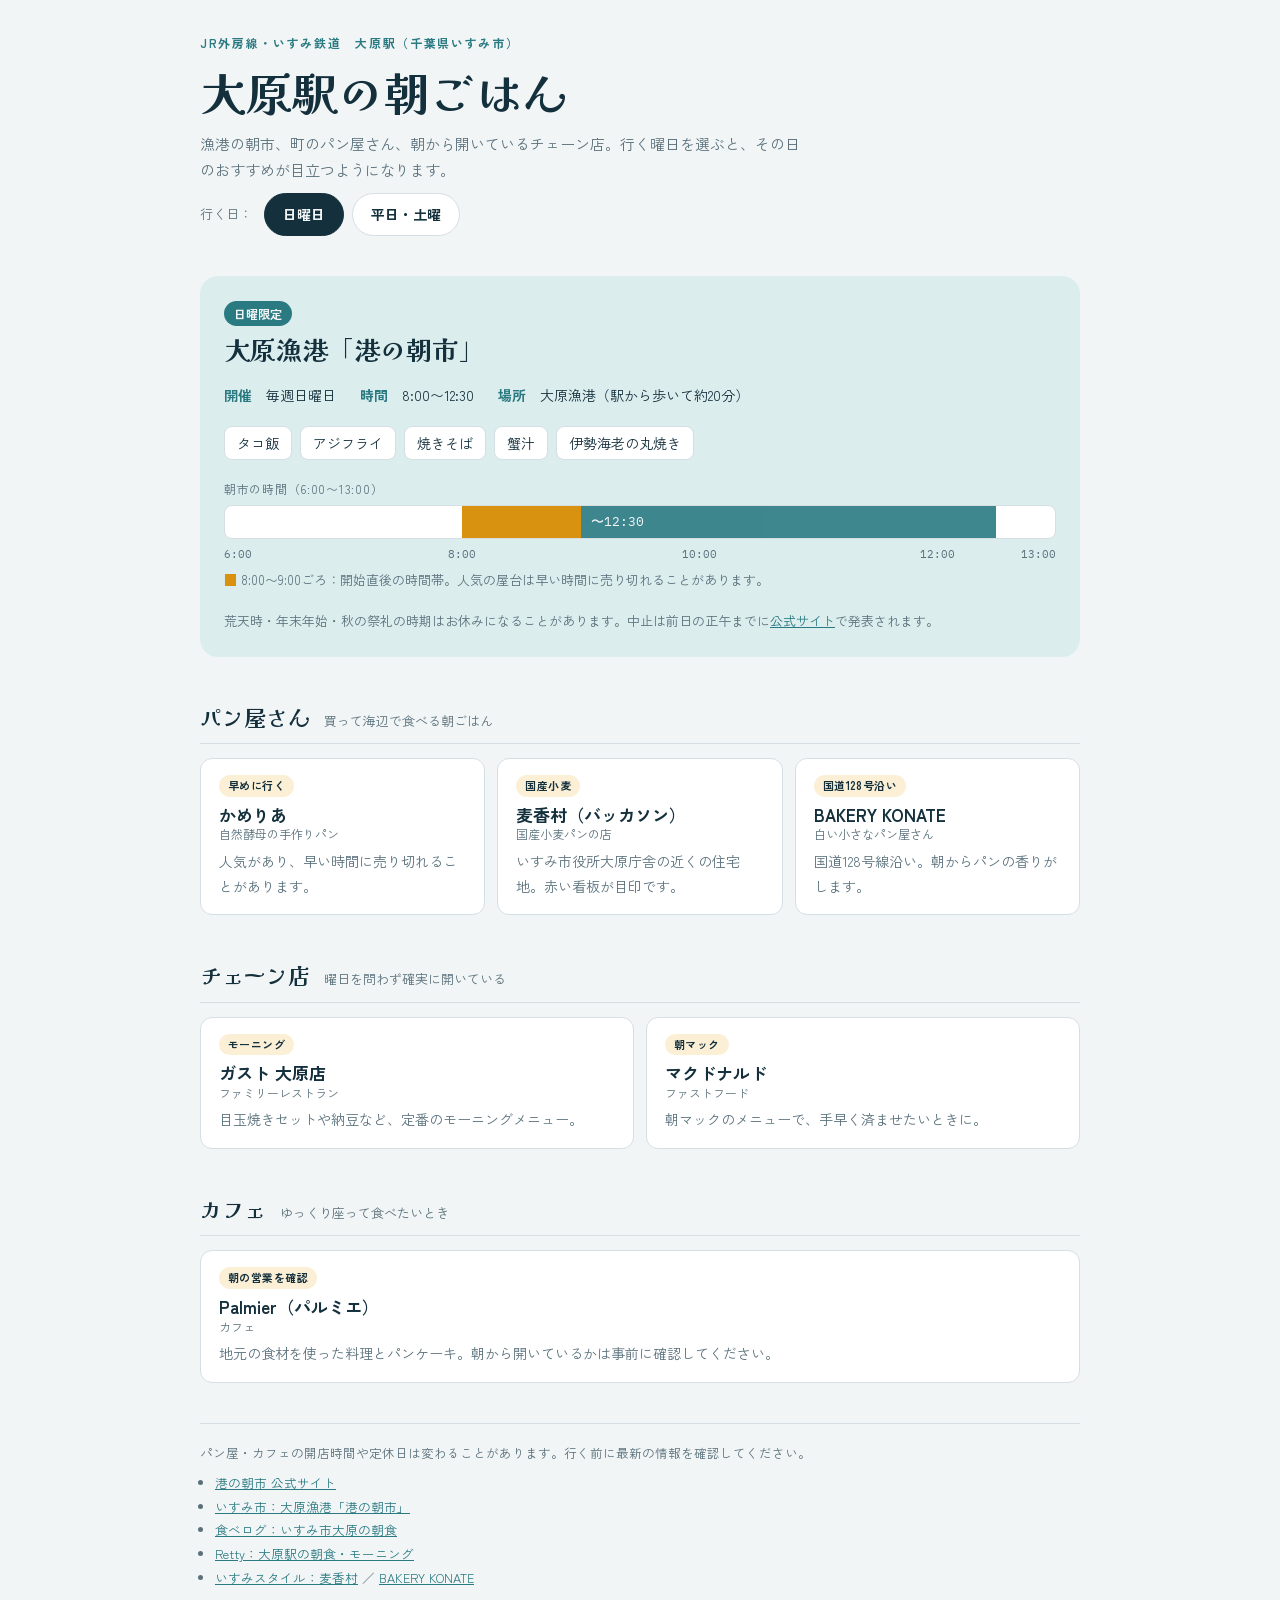
<file: Untitled-1.html>
<!doctype html>
<html lang="ja">
<head>
<meta charset="utf-8">
<meta name="viewport" content="width=device-width, initial-scale=1, viewport-fit=cover">
<title>大原駅の朝ごはん</title>
<link rel="preconnect" href="https://fonts.googleapis.com">
<link rel="preconnect" href="https://fonts.gstatic.com" crossorigin>
<link rel="stylesheet" href="https://fonts.googleapis.com/css2?family=Kaisei+Decol:wght@500;700&family=Zen+Kaku+Gothic+New:wght@400;500;700&family=IBM+Plex+Mono:wght@500&display=swap">
<style>
:root{
  --bg:#F2F5F6; --surface:#FFFFFF; --ink:#14303D; --muted:#5A717C; --line:#D5DFE3;
  --sea:#2A7A82; --sea-soft:#DCEDEE; --sun:#D9920F; --sun-soft:#FBEFD6; --dim:.38;
  --display:"Kaisei Decol","Hiragino Mincho ProN","Yu Mincho",serif;
  --body:"Zen Kaku Gothic New","Hiragino Sans","Yu Gothic",sans-serif;
  --mono:"IBM Plex Mono",ui-monospace,Consolas,monospace;
}
@media (prefers-color-scheme: dark){
  :root:not([data-theme="light"]){
    color-scheme:dark;
    --bg:#0D1B21; --surface:#15272F; --ink:#E4EDF0; --muted:#94AAB3; --line:#28404A;
    --sea:#6CC3C9; --sea-soft:#17363B; --sun:#F2B544; --sun-soft:#3A2E14; --dim:.32;
  }
}
:root[data-theme="dark"]{
  color-scheme:dark;
  --bg:#0D1B21; --surface:#15272F; --ink:#E4EDF0; --muted:#94AAB3; --line:#28404A;
  --sea:#6CC3C9; --sea-soft:#17363B; --sun:#F2B544; --sun-soft:#3A2E14; --dim:.32;
}
*{box-sizing:border-box}
body{margin:0;background:var(--bg);color:var(--ink);font-family:var(--body);font-size:15px;line-height:1.75;padding-inline:16px;padding-block:32px 56px}
.wrap{max-width:880px;margin:0 auto;display:grid;gap:40px}
header{display:grid;gap:10px}
.eyebrow{font-size:12px;letter-spacing:.14em;color:var(--sea);font-weight:700}
h1{font-family:var(--display);font-weight:700;font-size:clamp(30px,6vw,46px);line-height:1.25;margin:0;text-wrap:balance}
.lead{color:var(--muted);margin:0;max-width:40em}

/* day switch */
.switch{display:flex;flex-wrap:wrap;gap:8px;align-items:center}
.switch span{font-size:13px;color:var(--muted);margin-right:4px}
.switch button{font:inherit;font-size:14px;font-weight:700;padding:8px 18px;border-radius:999px;border:1.5px solid var(--line);background:var(--surface);color:var(--ink);cursor:pointer}
.switch button[aria-pressed="true"]{background:var(--ink);color:var(--bg);border-color:var(--ink)}
.switch button:focus-visible{outline:3px solid var(--sun);outline-offset:2px}

/* market hero */
.market{background:var(--sea-soft);border-radius:18px;padding:24px;display:grid;gap:18px;transition:opacity .25s}
.market h2{font-family:var(--display);font-size:26px;margin:0;line-height:1.3}
.market .tag{display:inline-block;font-size:12px;font-weight:700;background:var(--sea);color:var(--bg);padding:2px 10px;border-radius:999px;margin-bottom:6px}
.facts{display:flex;flex-wrap:wrap;gap:8px 24px;font-size:14px}
.facts b{color:var(--sea)}
.menu{display:flex;flex-wrap:wrap;gap:8px;list-style:none;padding:0;margin:0}
.menu li{background:var(--surface);border:1px solid var(--line);border-radius:8px;padding:4px 12px;font-size:14px}

/* time bar */
.clock{display:grid;gap:6px}
.clock-label{font-size:12px;color:var(--muted);letter-spacing:.06em}
.bar{position:relative;height:34px;border-radius:8px;background:var(--surface);border:1px solid var(--line);overflow:hidden}
.bar .open{position:absolute;top:0;bottom:0;background:var(--sea);opacity:.9;display:flex;align-items:center;padding-left:10px;color:var(--bg);font-family:var(--mono);font-size:13px;white-space:nowrap}
.bar .best{position:absolute;top:0;bottom:0;background:var(--sun)}
.ticks{position:relative;height:18px;font-family:var(--mono);font-size:11px;color:var(--muted)}
.ticks span{position:absolute;transform:translateX(-50%)}
.ticks span:first-child{transform:none}
.ticks span:last-child{transform:translateX(-100%)}
.note{font-size:13px;color:var(--muted);margin:0}
.note strong{color:var(--sun)}

/* groups */
section.group{display:grid;gap:14px;transition:opacity .25s}
.group-head{display:flex;flex-wrap:wrap;align-items:baseline;gap:6px 14px;border-bottom:1.5px solid var(--line);padding-bottom:8px}
.group-head h2{font-family:var(--display);font-size:22px;margin:0}
.group-head p{margin:0;font-size:13px;color:var(--muted)}
.cards{display:grid;grid-template-columns:repeat(auto-fit,minmax(240px,1fr));gap:12px}
.card{background:var(--surface);border:1px solid var(--line);border-radius:12px;padding:16px 18px;display:grid;gap:6px;align-content:start}
.card h3{margin:0;font-size:17px;line-height:1.4}
.card h3 small{display:block;font-size:12px;font-weight:400;color:var(--muted)}
.card p{margin:0;font-size:14px;color:var(--muted)}
.pill{justify-self:start;font-size:11px;font-weight:700;padding:1px 9px;border-radius:999px;background:var(--sun-soft);color:var(--ink);letter-spacing:.04em}

.dimmed{opacity:var(--dim)}

footer{font-size:12.5px;color:var(--muted);display:grid;gap:8px;border-top:1px solid var(--line);padding-top:18px}
footer ul{margin:0;padding-left:1.2em;display:grid;gap:2px}
footer a{color:var(--sea)}
@media (prefers-reduced-motion:reduce){*{transition:none!important}}
</style>
</head>
<body>

<div class="wrap">
  <header>
    <div class="eyebrow">JR外房線・いすみ鉄道　大原駅（千葉県いすみ市）</div>
    <h1>大原駅の朝ごはん</h1>
    <p class="lead">漁港の朝市、町のパン屋さん、朝から開いているチェーン店。行く曜日を選ぶと、その日のおすすめが目立つようになります。</p>
    <div class="switch" role="group" aria-label="行く曜日">
      <span>行く日：</span>
      <button type="button" id="day-sun" data-day="sun" aria-pressed="true">日曜日</button>
      <button type="button" id="day-week" data-day="week" aria-pressed="false">平日・土曜</button>
    </div>
  </header>

  <section class="market" data-days="sun">
    <div>
      <span class="tag">日曜限定</span>
      <h2>大原漁港「港の朝市」</h2>
    </div>
    <div class="facts">
      <div><b>開催</b>　毎週日曜日</div>
      <div><b>時間</b>　8:00〜12:30</div>
      <div><b>場所</b>　大原漁港（駅から歩いて約20分）</div>
    </div>
    <ul class="menu" aria-label="朝市で食べられるもの">
      <li>タコ飯</li><li>アジフライ</li><li>焼きそば</li><li>蟹汁</li><li>伊勢海老の丸焼き</li>
    </ul>
    <div class="clock" aria-label="朝市の開催時間">
      <div class="clock-label">朝市の時間（6:00〜13:00）</div>
      <div class="bar">
        <!-- 6:00–13:00 = 420min. 8:00 → 120/420 = 28.57%, 12:30 → 390/420 = 92.86% -->
        <div class="best" style="left:28.57%;width:14.29%"></div>
        <div class="open" style="left:42.86%;width:50%">〜12:30</div>
      </div>
      <div class="ticks">
        <span style="left:0">6:00</span>
        <span style="left:28.57%">8:00</span>
        <span style="left:57.14%">10:00</span>
        <span style="left:85.71%">12:00</span>
        <span style="left:100%">13:00</span>
      </div>
      <p class="note"><strong>■</strong> 8:00〜9:00ごろ：開始直後の時間帯。人気の屋台は早い時間に売り切れることがあります。</p>
    </div>
    <p class="note">荒天時・年末年始・秋の祭礼の時期はお休みになることがあります。中止は前日の正午までに<a href="https://minato-asaichi.com/" style="color:var(--sea)">公式サイト</a>で発表されます。</p>
  </section>

  <section class="group" data-days="sun week">
    <div class="group-head">
      <h2>パン屋さん</h2>
      <p>買って海辺で食べる朝ごはん</p>
    </div>
    <div class="cards">
      <article class="card">
        <span class="pill">早めに行く</span>
        <h3>かめりあ<small>自然酵母の手作りパン</small></h3>
        <p>人気があり、早い時間に売り切れることがあります。</p>
      </article>
      <article class="card">
        <span class="pill">国産小麦</span>
        <h3>麦香村（バッカソン）<small>国産小麦パンの店</small></h3>
        <p>いすみ市役所大原庁舎の近くの住宅地。赤い看板が目印です。</p>
      </article>
      <article class="card">
        <span class="pill">国道128号沿い</span>
        <h3>BAKERY KONATE<small>白い小さなパン屋さん</small></h3>
        <p>国道128号線沿い。朝からパンの香りがします。</p>
      </article>
    </div>
  </section>

  <section class="group" data-days="sun week">
    <div class="group-head">
      <h2>チェーン店</h2>
      <p>曜日を問わず確実に開いている</p>
    </div>
    <div class="cards">
      <article class="card">
        <span class="pill">モーニング</span>
        <h3>ガスト 大原店<small>ファミリーレストラン</small></h3>
        <p>目玉焼きセットや納豆など、定番のモーニングメニュー。</p>
      </article>
      <article class="card">
        <span class="pill">朝マック</span>
        <h3>マクドナルド<small>ファストフード</small></h3>
        <p>朝マックのメニューで、手早く済ませたいときに。</p>
      </article>
    </div>
  </section>

  <section class="group" data-days="sun week">
    <div class="group-head">
      <h2>カフェ</h2>
      <p>ゆっくり座って食べたいとき</p>
    </div>
    <div class="cards">
      <article class="card">
        <span class="pill">朝の営業を確認</span>
        <h3>Palmier（パルミエ）<small>カフェ</small></h3>
        <p>地元の食材を使った料理とパンケーキ。朝から開いているかは事前に確認してください。</p>
      </article>
    </div>
  </section>

  <footer>
    <p style="margin:0">パン屋・カフェの開店時間や定休日は変わることがあります。行く前に最新の情報を確認してください。</p>
    <ul>
      <li><a href="https://minato-asaichi.com/">港の朝市 公式サイト</a></li>
      <li><a href="https://www.city.isumi.lg.jp/soshikikarasagasu/suisanshokoka/1_1/5688.html">いすみ市：大原漁港「港の朝市」</a></li>
      <li><a href="https://tabelog.com/chiba/C12238/C35481/rstLst/cond06-00-00/">食べログ：いすみ市大原の朝食</a></li>
      <li><a href="https://retty.me/area/PRE12/ARE465/SUB46503/STAN1873/PUR42/">Retty：大原駅の朝食・モーニング</a></li>
      <li><a href="http://www.isumi-style.com/toku/028.html">いすみスタイル：麦香村</a> ／ <a href="http://www.isumi-style.com/toku/029.html">BAKERY KONATE</a></li>
    </ul>
  </footer>
</div>

<script>
(function(){
  var buttons = document.querySelectorAll('.switch button');
  function apply(day){
    buttons.forEach(function(b){ b.setAttribute('aria-pressed', String(b.dataset.day === day)); });
    document.querySelectorAll('[data-days]').forEach(function(el){
      el.classList.toggle('dimmed', el.dataset.days.split(' ').indexOf(day) === -1);
    });
    try { localStorage.setItem('ohara-day', day); } catch(e){}
  }
  buttons.forEach(function(b){ b.addEventListener('click', function(){ apply(b.dataset.day); }); });
  var saved = null;
  try { saved = localStorage.getItem('ohara-day'); } catch(e){}
  apply(saved === 'week' ? 'week' : 'sun');
})();
</script>
</body>
</html>
</file>
